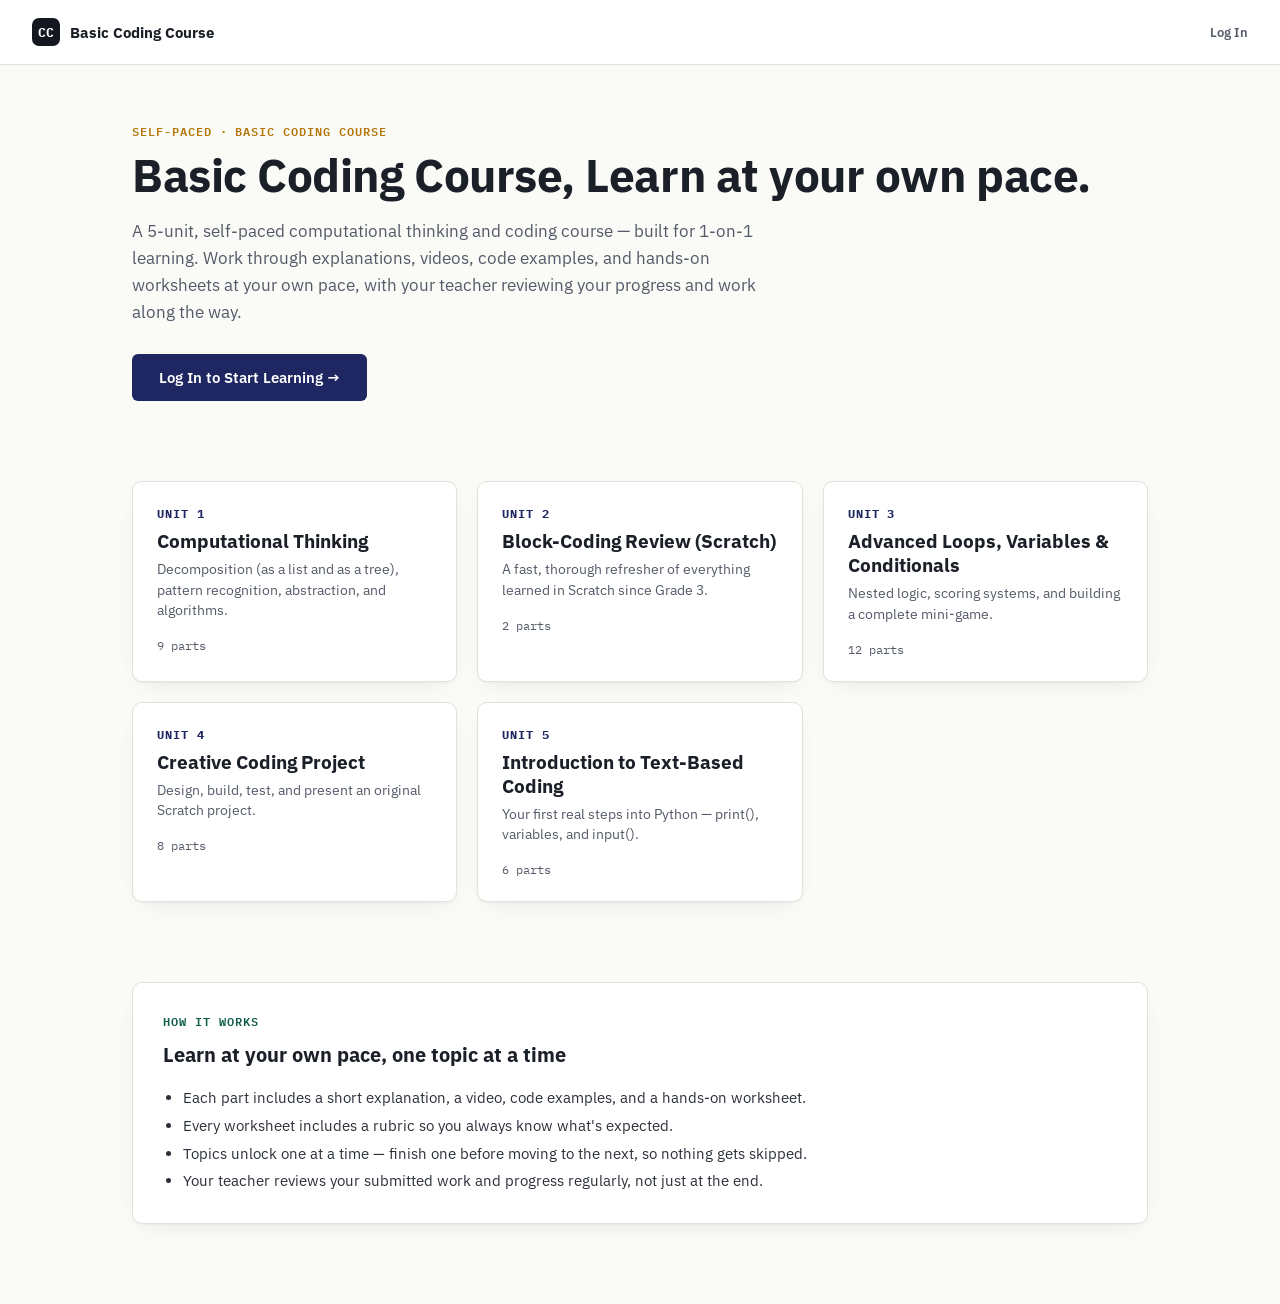
<file: index.html>
<!DOCTYPE html>
<html lang="en">
<head>
<meta charset="UTF-8" />
<meta name="viewport" content="width=device-width, initial-scale=1.0" />
<title>Basic Coding Course — Course Overview</title>
<link rel="preconnect" href="https://fonts.googleapis.com">
<link href="https://fonts.googleapis.com/css2?family=IBM+Plex+Mono:wght@500;600;700&family=IBM+Plex+Sans:wght@400;500;600;700&display=swap" rel="stylesheet">
<link rel="stylesheet" href="css/style.css" />
</head>
<body>
  <div class="topbar">
    <div class="brand"><div class="brand-mark">CC</div> Basic Coding Course</div>
    <div class="who">
      <a href="login.html" class="btn btn-primary" style="text-decoration:none;">Log In</a>
    </div>
  </div>

  <div class="hero">
    <div class="eyebrow">SELF-PACED · BASIC CODING COURSE</div>
    <h1>Basic Coding Course, Learn at your own pace.</h1>
    <p class="lede">A 5-unit, self-paced computational thinking and coding course — built for 1-on-1 learning. Work through explanations, videos, code examples, and hands-on worksheets at your own pace, with your teacher reviewing your progress and work along the way.</p>
    <div style="margin-top:28px;">
      <a href="login.html" class="btn btn-primary" style="text-decoration:none; font-size:15px; padding:13px 26px;">Log In to Start Learning &rarr;</a>
    </div>
  </div>

  <div class="unit-grid" id="unit-grid">
    <div class="unit-card card">
      <div class="u-num">Unit 1</div>
      <h3>Computational Thinking</h3>
      <p>Decomposition (as a list and as a tree), pattern recognition, abstraction, and algorithms.</p>
      <div class="meta">9 parts</div>
    </div>
    <div class="unit-card card">
      <div class="u-num">Unit 2</div>
      <h3>Block-Coding Review (Scratch)</h3>
      <p>A fast, thorough refresher of everything learned in Scratch since Grade 3.</p>
      <div class="meta">2 parts</div>
    </div>
    <div class="unit-card card">
      <div class="u-num">Unit 3</div>
      <h3>Advanced Loops, Variables & Conditionals</h3>
      <p>Nested logic, scoring systems, and building a complete mini-game.</p>
      <div class="meta">12 parts</div>
    </div>
    <div class="unit-card card">
      <div class="u-num">Unit 4</div>
      <h3>Creative Coding Project</h3>
      <p>Design, build, test, and present an original Scratch project.</p>
      <div class="meta">8 parts</div>
    </div>
    <div class="unit-card card">
      <div class="u-num">Unit 5</div>
      <h3>Introduction to Text-Based Coding</h3>
      <p>Your first real steps into Python — print(), variables, and input().</p>
      <div class="meta">6 parts</div>
    </div>
  </div>

  <div style="max-width:1080px; margin: 0 auto 80px; padding: 0 32px;">
    <div class="card" style="padding:28px 30px;">
      <div class="eyebrow" style="color:#0F5C4A;">HOW IT WORKS</div>
      <h3 style="margin:10px 0 16px; font-size:20px;">Learn at your own pace, one topic at a time</h3>
      <ul style="margin:0; padding-left:20px; font-size:14.5px; color:#2B303A; line-height:1.9;">
        <li>Each part includes a short explanation, a video, code examples, and a hands-on worksheet.</li>
        <li>Every worksheet includes a rubric so you always know what's expected.</li>
        <li>Topics unlock one at a time — finish one before moving to the next, so nothing gets skipped.</li>
        <li>Your teacher reviews your submitted work and progress regularly, not just at the end.</li>
      </ul>
    </div>
  </div>

  <script>
    // If already logged in, skip the landing page.
    (function () {
      try {
        const s = JSON.parse(sessionStorage.getItem("g7c_session") || "null");
        if (s && s.type === "student") window.location.href = "student-dashboard.html";
        if (s && s.type === "teacher") window.location.href = "teacher-dashboard.html";
      } catch (e) {}
    })();
  </script>
</body>
</html>
</file>
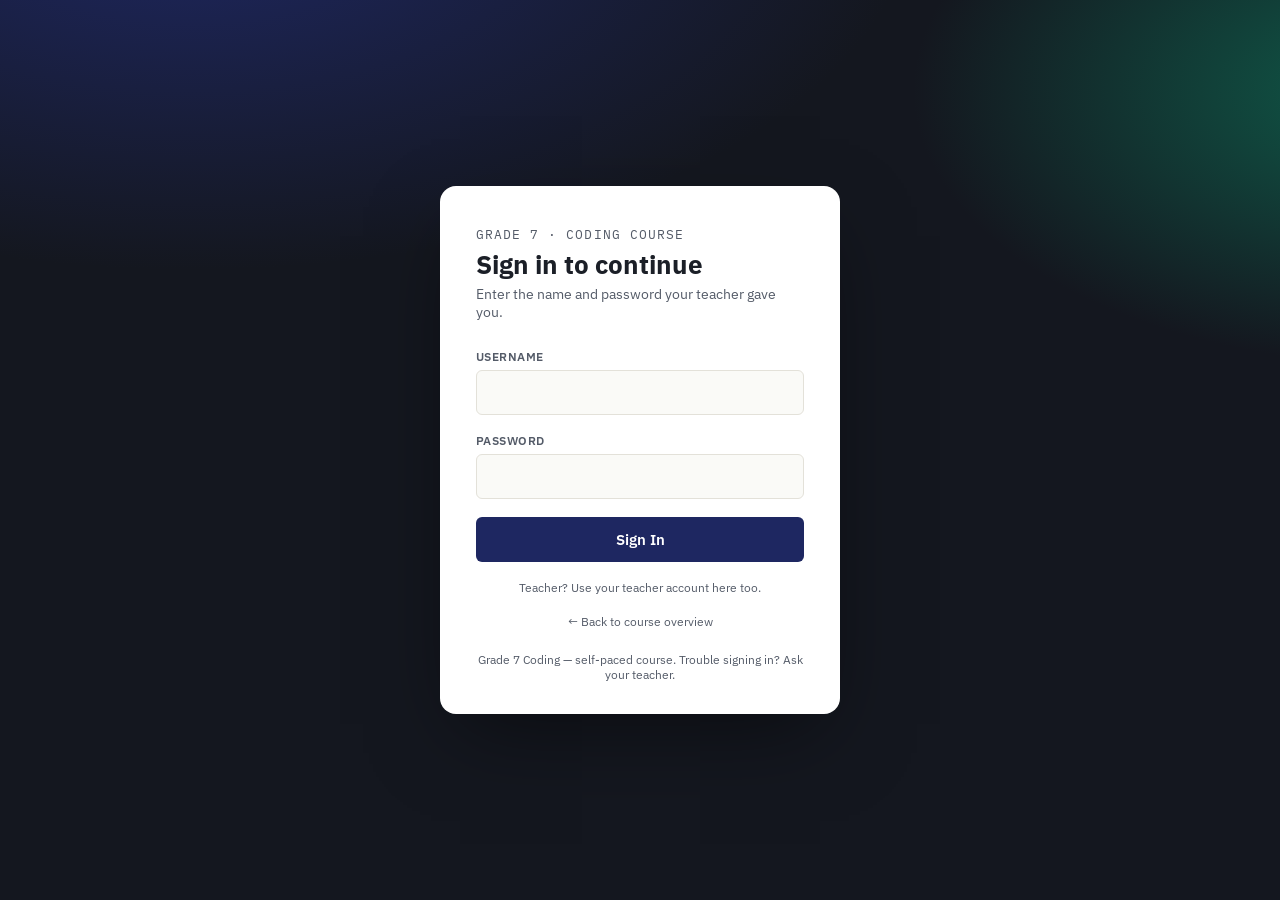
<file: login.html>
<!DOCTYPE html>
<html lang="en">
<head>
<meta charset="UTF-8" />
<meta name="viewport" content="width=device-width, initial-scale=1.0" />
<title>Sign In — Grade 7 Coding</title>
<link rel="preconnect" href="https://fonts.googleapis.com">
<link href="https://fonts.googleapis.com/css2?family=IBM+Plex+Mono:wght@500;600;700&family=IBM+Plex+Sans:wght@400;500;600;700&display=swap" rel="stylesheet">
<link rel="stylesheet" href="css/style.css" />
</head>
<body>
  <div class="login-wrap">
    <div class="login-card">
      <div class="login-brand">GRADE 7 &middot; CODING COURSE</div>
      <h1 class="login-title">Sign in to continue</h1>
      <p class="login-sub">Enter the name and password your teacher gave you.</p>

      <div class="login-error" id="login-error">Incorrect username or password. Please try again.</div>

      <form id="login-form">
        <div class="field">
          <label for="username">Username</label>
          <input type="text" id="username" autocomplete="username" required />
        </div>
        <div class="field">
          <label for="password">Password</label>
          <input type="password" id="password" autocomplete="current-password" required />
        </div>
        <button type="submit" class="btn btn-primary login-submit">Sign In</button>
      </form>

      <div class="teacher-link"><a href="#" id="teacher-hint">Teacher? Use your teacher account here too.</a></div>
      <div class="teacher-link"><a href="index.html">&larr; Back to course overview</a></div>
      <div class="login-foot">Grade 7 Coding — self-paced course. Trouble signing in? Ask your teacher.</div>
    </div>
  </div>

  <script src="js/students-config.js"></script>
  <script src="js/auth.js"></script>
  <script>
    // If already logged in, skip straight to the right place.
    (function () {
      const s = auth_getSession();
      if (s && s.type === "student") window.location.href = "student-dashboard.html";
      if (s && s.type === "teacher") window.location.href = "teacher-dashboard.html";
    })();

    document.getElementById("login-form").addEventListener("submit", function (e) {
      e.preventDefault();
      const username = document.getElementById("username").value;
      const password = document.getElementById("password").value;
      const result = auth_tryLogin(username, password);
      const errBox = document.getElementById("login-error");
      if (result.ok) {
        errBox.classList.remove("show");
        window.location.href = result.type === "teacher" ? "teacher-dashboard.html" : "student-dashboard.html";
      } else {
        errBox.classList.add("show");
      }
    });

    document.getElementById("teacher-hint").addEventListener("click", function (e) {
      e.preventDefault();
      alert("Teachers: sign in above using the teacher username and password set in js/students-config.js (TEACHER_ACCOUNT). You'll be taken to the Teacher Dashboard automatically.");
    });
  </script>
</body>
</html>
</file>
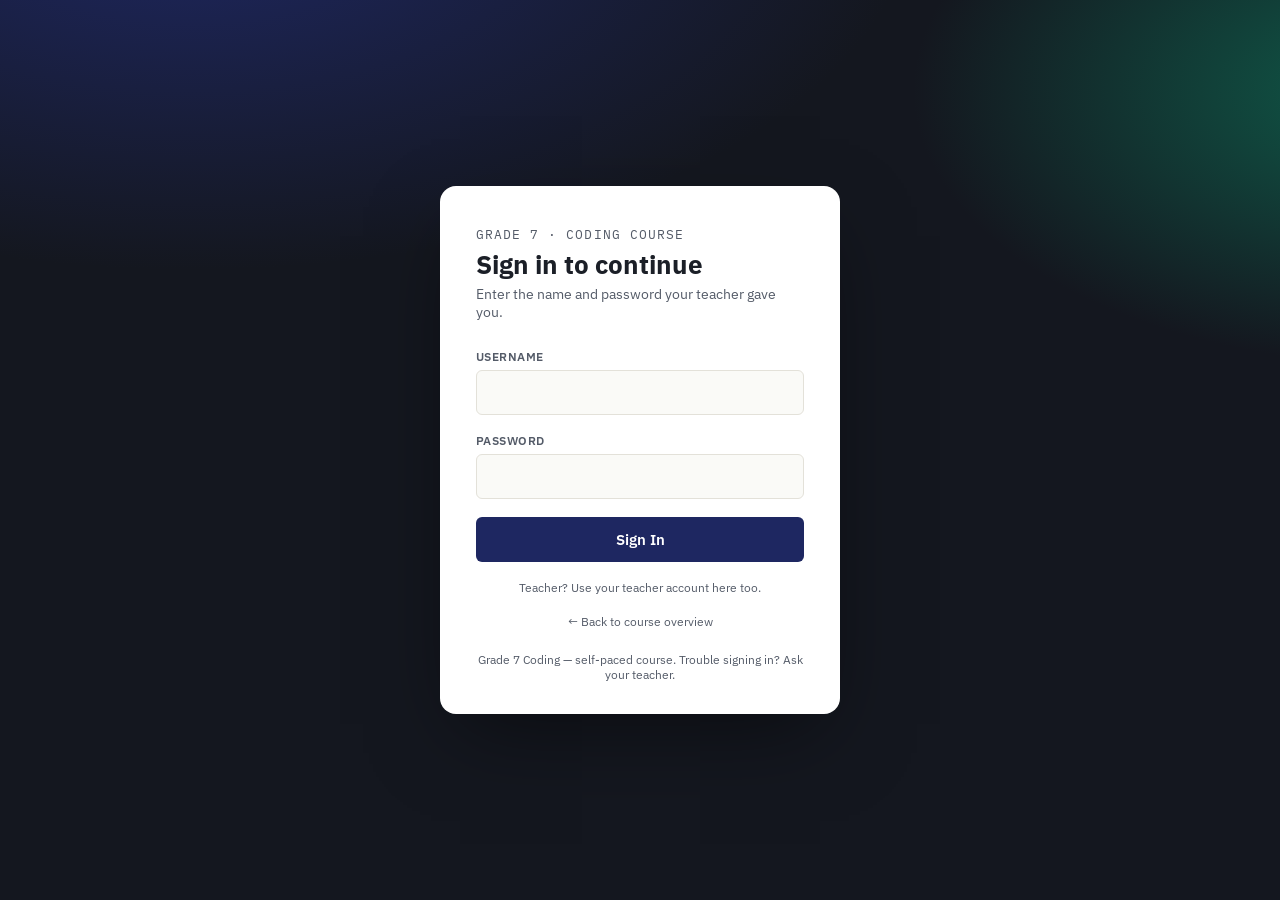
<file: student-dashboard.html>
<!DOCTYPE html>
<html lang="en">
<head>
<meta charset="UTF-8" />
<meta name="viewport" content="width=device-width, initial-scale=1.0" />
<title>My Dashboard — Grade 7 Coding</title>
<link rel="preconnect" href="https://fonts.googleapis.com">
<link href="https://fonts.googleapis.com/css2?family=IBM+Plex+Mono:wght@500;600;700&family=IBM+Plex+Sans:wght@400;500;600;700&display=swap" rel="stylesheet">
<link rel="stylesheet" href="css/style.css" />
</head>
<body>
  <div class="topbar">
    <div class="brand"><div class="brand-mark">G7</div> Grade 7 Coding</div>
    <div class="who">
      <span id="who-name">—</span>
      <button class="linklike" id="logout-btn">Sign out</button>
    </div>
  </div>

  <div class="hero" style="padding-bottom:0;">
    <div class="eyebrow">MY DASHBOARD</div>
    <h1>Welcome back<span id="hero-name-suffix"></span>.</h1>
    <p class="lede">Here's how far you've come, and where to pick up next.</p>
  </div>

  <div class="overall-progress" style="margin-top:28px;">
    <div class="progress-track"><div class="progress-fill" id="overall-fill" style="width:0%"></div></div>
    <div class="progress-label" id="overall-label">Loading progress…</div>
  </div>

  <div style="max-width:1080px; margin: 28px auto 0; padding: 0 32px;">
    <div class="continue-cta" id="continue-cta"></div>
  </div>

  <div style="max-width:1080px; margin: 0 auto; padding: 0 32px;">
    <div class="eyebrow" style="margin-bottom:14px;">COURSE UNITS</div>
  </div>
  <div class="unit-grid" id="unit-grid" style="margin-top:0;"></div>

  <div style="max-width:1080px; margin: 10px auto 80px; padding: 0 32px;">
    <div class="card" style="padding:26px 28px;">
      <div class="eyebrow" style="margin-bottom:6px;">MY GRADES</div>
      <h3 style="margin:0 0 4px; font-size:20px;">Worksheets & Assessments</h3>
      <p style="margin:0 0 18px; font-size:13.5px; color:#545B68;">Self-assessed scores from every worksheet you've submitted so far. Your teacher reviews these with you during your check-ins.</p>
      <div id="grades-body"></div>
    </div>
  </div>

  <script src="js/students-config.js"></script>
  <script src="js/auth.js"></script>
  <script src="js/progress.js"></script>
  <script src="js/course-config.js"></script>
  <script>
    const session = auth_requireStudent();
    if (session) {
      document.getElementById("who-name").textContent = session.displayName;
      document.getElementById("hero-name-suffix").textContent = ", " + session.displayName.split(" ")[0];
      document.getElementById("logout-btn").addEventListener("click", auth_logout);

      const overall = progress_getOverallStats(session.username, UNITS_META);
      document.getElementById("overall-fill").style.width = overall.pct + "%";
      document.getElementById("overall-label").textContent = `Overall course progress: ${overall.completed} / ${overall.total} parts complete (${overall.pct}%)`;

      const next = progress_getNextIncompletePartGlobal(session.username, UNITS_META);
      const ctaEl = document.getElementById("continue-cta");
      if (!next) {
        ctaEl.innerHTML = `<div class="txt"><b>🎉 You've completed the whole course!</b><span>All units finished. Talk to your teacher about what's next.</span></div>`;
      } else {
        const u = UNITS_META.find((x) => x.num === next.unitNum);
        const alreadyStarted = next.partNum > 1 || progress_getUnitStats(session.username, u.num, u.totalParts).completed > 0;
        ctaEl.innerHTML = `
          <div class="txt"><b>${alreadyStarted ? "Continue where you left off" : "Ready to start?"}</b><span>Unit ${u.num}: ${u.title} — Part ${next.partNum} of ${u.totalParts}</span></div>
          <a href="${next.file}#part=${next.partNum}" class="btn btn-accent">${alreadyStarted ? "Continue Learning" : "Start Learning"} &rarr;</a>
        `;
      }

      const grid = document.getElementById("unit-grid");
      UNITS_META.forEach((u) => {
        const stats = progress_getUnitStats(session.username, u.num, u.totalParts);
        const unlocked = progress_isUnitUnlocked(session.username, u.num, UNITS_META);
        const complete = progress_isUnitComplete(session.username, u.num, u.totalParts);
        const card = document.createElement(unlocked ? "a" : "div");
        if (unlocked) card.href = u.file;
        card.className = "unit-card card" + (unlocked ? "" : " locked") + (complete ? " done-badge" : "");
        card.style.setProperty("--u-accent", u.accent);
        card.innerHTML = `
          ${!unlocked ? '<div class="lock-badge">🔒</div>' : ""}
          <div class="u-num">Unit ${u.num}</div>
          <h3>${u.title}</h3>
          <p>${u.tagline}</p>
          <div class="bar-track"><div class="bar-fill" style="width:${stats.pct}%"></div></div>
          <div class="meta">${unlocked ? `${stats.completed} / ${stats.total} parts &middot; ${stats.pct}%` : "Locked — finish the previous unit first"}</div>
        `;
        grid.appendChild(card);
      });

      renderGrades();
    }

    function renderGrades() {
      const body = document.getElementById("grades-body");
      const data = progress_load(session.username);
      let rows = [];
      UNITS_META.forEach((u) => {
        const uData = data["unit" + u.num];
        if (!uData || !uData.worksheets) return;
        Object.keys(uData.worksheets).forEach((wsId) => {
          const ws = uData.worksheets[wsId];
          if (ws.score === undefined || ws.submittedAt === undefined) return;
          rows.push({ unit: u.num, unitTitle: u.title, wsId, score: ws.score, maxScore: ws.maxScore, submittedAt: ws.submittedAt });
        });
      });

      if (rows.length === 0) {
        body.innerHTML = `<p style="color:#9AA0A6; font-size:13.5px;">No worksheets submitted yet — your grades will appear here once you start submitting.</p>`;
        return;
      }

      rows.sort((a, b) => a.wsId.localeCompare(b.wsId));

      let html = `<table class="grades-table"><thead><tr><th>Unit</th><th>Worksheet</th><th>Type</th><th>Score</th><th>Submitted</th></tr></thead><tbody>`;
      rows.forEach((r) => {
        const isAssessment = ASSESSMENT_WS_IDS.includes(r.wsId);
        const pct = r.maxScore ? Math.round((r.score / r.maxScore) * 100) : 0;
        html += `<tr>
          <td>Unit ${r.unit}</td>
          <td>${r.wsId}</td>
          <td><span class="type-badge ${isAssessment ? "assessment" : "worksheet"}">${isAssessment ? "Assessment" : "Worksheet"}</span></td>
          <td class="score-cell">${r.score} / ${r.maxScore} <span style="color:#9AA0A6; font-weight:400;">(${pct}%)</span></td>
          <td>${new Date(r.submittedAt).toLocaleDateString()}</td>
        </tr>`;
      });
      html += `</tbody></table>`;
      body.innerHTML = html;
    }
  </script>
</body>
</html>
</file>
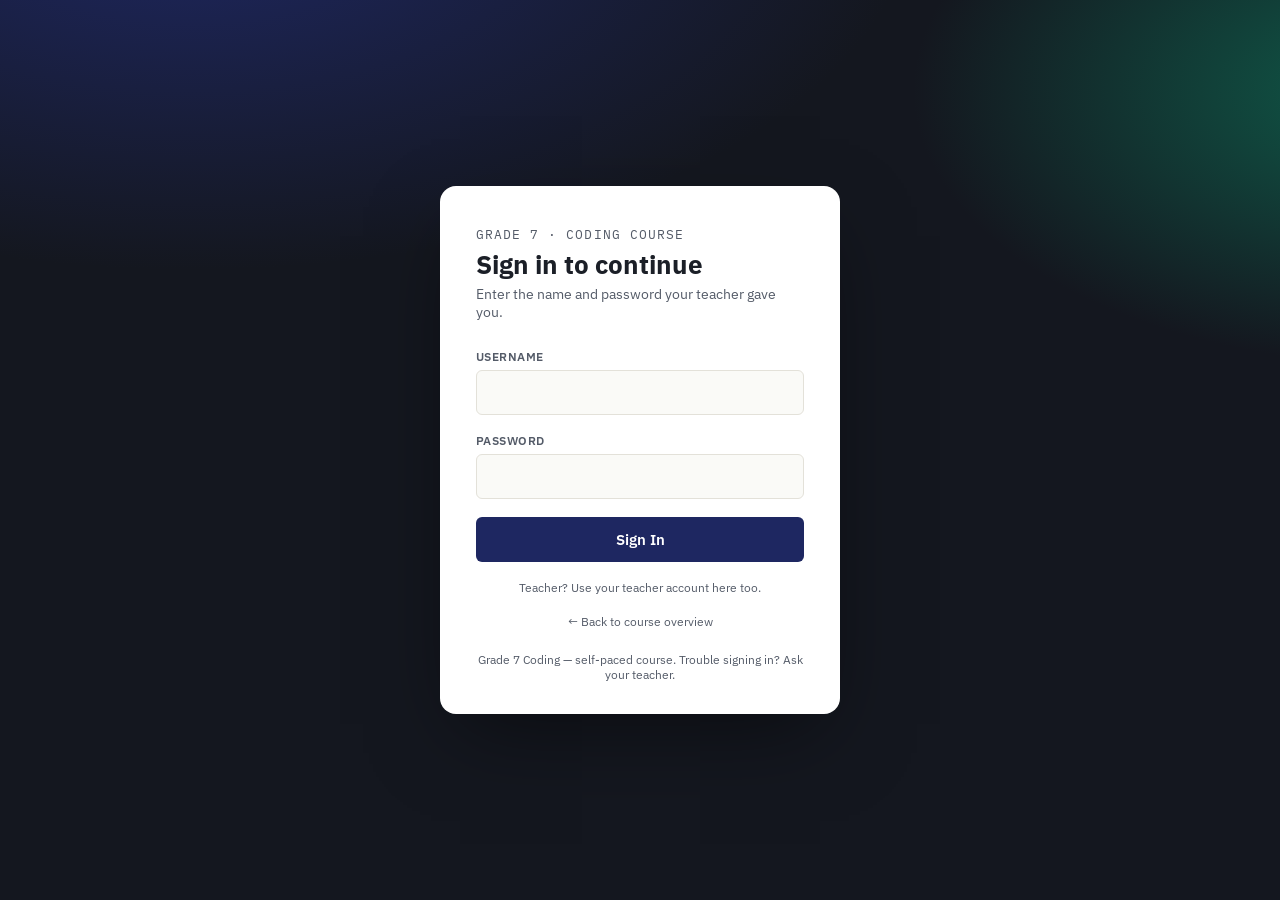
<file: teacher-dashboard.html>
<!DOCTYPE html>
<html lang="en">
<head>
<meta charset="UTF-8" />
<meta name="viewport" content="width=device-width, initial-scale=1.0" />
<title>Teacher Dashboard — Grade 7 Coding</title>
<link rel="preconnect" href="https://fonts.googleapis.com">
<link href="https://fonts.googleapis.com/css2?family=IBM+Plex+Mono:wght@500;600;700&family=IBM+Plex+Sans:wght@400;500;600;700&display=swap" rel="stylesheet">
<link rel="stylesheet" href="css/style.css" />
</head>
<body data-unit="1">
  <div class="topbar">
    <div class="brand"><div class="brand-mark">G7</div> Grade 7 Coding — Teacher Dashboard</div>
    <div class="who">
      <span id="who-name">Teacher</span>
      <button class="linklike" id="logout-btn">Sign out</button>
    </div>
  </div>

  <div class="dash-wrap">
    <div class="dash-head">
      <div>
        <div class="eyebrow">TEACHER VIEW</div>
        <h1>Student Progress</h1>
      </div>
      <button class="btn btn-ghost" id="refresh-btn">↻ Refresh from Google Sheet</button>
    </div>

    <div class="config-note" id="config-note"></div>

    <div class="student-tabs" id="student-tabs"></div>
    <div id="dash-body"></div>
  </div>

  <script src="js/students-config.js"></script>
  <script src="js/auth.js"></script>
  <script src="js/appscript-config.js"></script>
  <script src="js/course-config.js"></script>
  <script>
    const session = auth_requireTeacher();
    let SUBMISSIONS = []; // rows from the Apps Script log: {username, studentName, unit, wsId, score, maxScore, filename, timestamp}
    let PART_LOGS = [];   // rows from the part-completion log: {username, studentName, unit, part, complete, timestamp}
    let activeStudent = null;

    if (session) {
      document.getElementById("logout-btn").addEventListener("click", auth_logout);

      const configured = typeof APPSCRIPT_URL !== "undefined" && APPSCRIPT_URL && APPSCRIPT_URL.indexOf("PASTE_YOUR") === -1;
      const noteEl = document.getElementById("config-note");
      if (!configured) {
        noteEl.innerHTML = `<b>Setup needed:</b> the Teacher Dashboard reads student progress from a Google Sheet via Apps Script, which isn't configured yet. Follow <code>/appscript/SETUP_INSTRUCTIONS.md</code>, then paste your Web App URL into <code>js/appscript-config.js</code>. Until then, this page has nothing to show.`;
      } else {
        noteEl.innerHTML = `Data below is pulled from your Google Sheet log. Click "Refresh from Google Sheet" any time to check for new submissions. PDF links open directly in your Google Drive.`;
        loadData();
      }

      document.getElementById("refresh-btn").addEventListener("click", loadData);
    }

    function loadData() {
      if (typeof APPSCRIPT_URL === "undefined" || APPSCRIPT_URL.indexOf("PASTE_YOUR") !== -1) return;
      document.getElementById("dash-body").innerHTML = `<p style="color:#545B68;font-size:14px;">Loading…</p>`;
      fetch(APPSCRIPT_URL + "?action=get_log")
        .then((r) => r.json())
        .then((data) => {
          SUBMISSIONS = data.submissions || [];
          PART_LOGS = data.partLogs || [];
          renderStudentTabs();
        })
        .catch((err) => {
          document.getElementById("dash-body").innerHTML = `<p style="color:#A31E1E;font-size:14px;">Could not load data. Check that your Apps Script Web App is deployed and the URL in js/appscript-config.js is correct.<br>(${err})</p>`;
        });
    }

    function renderStudentTabs() {
      const usernames = Array.from(new Set([...SUBMISSIONS.map(s => s.username), ...PART_LOGS.map(s => s.username)]));
      const tabsEl = document.getElementById("student-tabs");
      tabsEl.innerHTML = "";
      if (usernames.length === 0) {
        document.getElementById("dash-body").innerHTML = `<p style="color:#545B68;font-size:14px;">No submissions yet. Once a student completes worksheets, they'll appear here.</p>`;
        return;
      }
      usernames.forEach((u) => {
        const displayName = (SUBMISSIONS.find(s => s.username === u) || PART_LOGS.find(s => s.username === u) || {}).studentName || u;
        const btn = document.createElement("button");
        btn.textContent = displayName;
        btn.className = activeStudent === u ? "active" : "";
        btn.addEventListener("click", () => { activeStudent = u; renderStudentTabs(); renderDashBody(); });
        tabsEl.appendChild(btn);
      });
      if (!activeStudent) activeStudent = usernames[0];
      renderDashBody();
    }

    function renderDashBody() {
      const body = document.getElementById("dash-body");
      body.innerHTML = "";
      UNITS_META.forEach((u) => {
        const unitSubs = SUBMISSIONS.filter((s) => s.username === activeStudent && String(s.unit) === String(u.num));
        const unitParts = PART_LOGS.filter((s) => s.username === activeStudent && String(s.unit) === String(u.num) && s.complete);
        const completedCount = new Set(unitParts.map(p => p.part)).size;

        const block = document.createElement("div");
        block.className = "dash-unit-block card";
        block.style.padding = "18px 20px";
        block.innerHTML = `<div class="dash-unit-head">
            <h3>Unit ${u.num}: ${u.title}</h3>
            <span class="badge ${completedCount >= u.totalParts ? "done" : "pending"}">${completedCount} / ${u.totalParts} parts</span>
          </div>`;

        const table = document.createElement("table");
        table.className = "dash-table";
        table.innerHTML = `<thead><tr><th>Worksheet</th><th>Score</th><th>Submitted</th><th>PDF</th></tr></thead>`;
        const tbody = document.createElement("tbody");
        if (unitSubs.length === 0) {
          tbody.innerHTML = `<tr><td colspan="4" style="color:#9AA0A6;">No worksheets submitted yet for this unit.</td></tr>`;
        } else {
          unitSubs.sort((a, b) => a.wsId.localeCompare(b.wsId)).forEach((s) => {
            tbody.innerHTML += `<tr>
              <td>${s.wsId}</td>
              <td>${s.score} / ${s.maxScore}</td>
              <td>${new Date(s.timestamp).toLocaleString()}</td>
              <td>${s.driveUrl ? `<a href="${s.driveUrl}" target="_blank" rel="noopener">Open PDF ↗</a>` : "—"}</td>
            </tr>`;
          });
        }
        table.appendChild(tbody);
        block.appendChild(table);
        body.appendChild(block);
      });
    }
  </script>
</body>
</html>
</file>
<file: css/style.css>
/* ============================================================
   Grade 7 Coding — Self-Paced LMS
   Design system: "IDE notebook" — dark sidebar like a code editor,
   warm paper canvas for reading, monospace accents for structure.
   ============================================================ */

:root {
  /* Neutral canvas */
  --paper: #FAFAF7;
  --paper-raised: #FFFFFF;
  --ink: #1B1F27;
  --ink-soft: #545B68;
  --line: #E3E1D9;
  --line-soft: #EDEBE3;

  /* Sidebar / chrome */
  --chrome: #14171F;
  --chrome-raised: #1D2129;
  --chrome-text: #C7CCD6;
  --chrome-text-dim: #767E8C;

  /* Unit accent colors (overridden per-unit via body[data-unit]) */
  --accent: #1E2761;
  --accent-ink: #1E2761;
  --accent-soft: #EDEFFA;
  --accent-2: #F9A826;

  /* Status */
  --good: #1F8A54;
  --warn: #B5760A;

  --radius: 10px;
  --radius-sm: 6px;
  --font-display: 'IBM Plex Mono', 'Courier New', monospace;
  --font-body: 'IBM Plex Sans', -apple-system, Segoe UI, sans-serif;
  --shadow-card: 0 1px 2px rgba(27,31,39,0.04), 0 8px 24px -12px rgba(27,31,39,0.12);
}

/* Per-unit accent overrides */
body[data-unit="1"] { --accent: #1E2761; --accent-ink: #1E2761; --accent-soft: #EDEFFA; --accent-2: #F9A826; }
body[data-unit="2"] { --accent: #CC6600; --accent-ink: #7A3B00; --accent-soft: #FCEBD9; --accent-2: #2E86AB; }
body[data-unit="3"] { --accent: #0F5C4A; --accent-ink: #0A3F33; --accent-soft: #E3F1EC; --accent-2: #E08E2C; }
body[data-unit="4"] { --accent: #7A2048; --accent-ink: #4A1329; --accent-soft: #F5E3EB; --accent-2: #2E86AB; }
body[data-unit="5"] { --accent: #1E3A5F; --accent-ink: #13253D; --accent-soft: #E4EAF1; --accent-2: #F2C94C; }

* { box-sizing: border-box; }
html, body { margin: 0; padding: 0; }
body {
  font-family: var(--font-body);
  background: var(--paper);
  color: var(--ink);
  -webkit-font-smoothing: antialiased;
}
a { color: var(--accent-ink); }
img, iframe { max-width: 100%; }

.eyebrow {
  font-family: var(--font-display);
  font-size: 12px;
  letter-spacing: 0.08em;
  text-transform: uppercase;
  color: var(--accent-2);
  font-weight: 600;
}

/* ---------- Buttons ---------- */
.btn {
  font-family: var(--font-body);
  font-weight: 600;
  font-size: 14px;
  padding: 10px 18px;
  border-radius: var(--radius-sm);
  border: 1px solid transparent;
  cursor: pointer;
  display: inline-flex;
  align-items: center;
  gap: 8px;
  transition: transform .12s ease, box-shadow .12s ease, opacity .12s ease;
}
.btn:active { transform: translateY(1px); }
.btn-primary { background: var(--accent); color: #fff; }
.btn-primary:hover { opacity: .92; }
.btn-ghost { background: transparent; border-color: var(--line); color: var(--ink); }
.btn-ghost:hover { border-color: var(--accent); color: var(--accent-ink); }
.btn-accent { background: var(--accent-2); color: #1B1F27; }
.btn:disabled { opacity: .45; cursor: not-allowed; }

/* ---------- Cards ---------- */
.card {
  background: var(--paper-raised);
  border: 1px solid var(--line);
  border-radius: var(--radius);
  box-shadow: var(--shadow-card);
}

/* ============================================================
   LOGIN PAGE
   ============================================================ */
.login-wrap {
  min-height: 100vh;
  display: grid;
  place-items: center;
  background:
    radial-gradient(1200px 600px at 15% -10%, #1e2761 0%, transparent 60%),
    radial-gradient(900px 500px at 110% 10%, #0f5c4a 0%, transparent 55%),
    var(--chrome);
  padding: 24px;
}
.login-card {
  width: 100%;
  max-width: 400px;
  background: var(--paper-raised);
  border-radius: 16px;
  padding: 40px 36px 32px;
  box-shadow: 0 30px 80px -20px rgba(0,0,0,0.5);
}
.login-brand {
  font-family: var(--font-display);
  font-size: 13px;
  letter-spacing: .08em;
  text-transform: uppercase;
  color: var(--ink-soft);
  margin-bottom: 6px;
}
.login-title {
  font-size: 26px;
  font-weight: 700;
  margin: 0 0 4px;
  line-height: 1.2;
}
.login-sub { color: var(--ink-soft); font-size: 14px; margin: 0 0 28px; }
.field { margin-bottom: 18px; }
.field label {
  display: block;
  font-size: 12px;
  font-weight: 600;
  text-transform: uppercase;
  letter-spacing: .04em;
  color: var(--ink-soft);
  margin-bottom: 6px;
}
.field input {
  width: 100%;
  padding: 12px 14px;
  border: 1.5px solid var(--line);
  border-radius: var(--radius-sm);
  font-size: 15px;
  font-family: var(--font-body);
  background: var(--paper);
  color: var(--ink);
}
.field input:focus { outline: 2px solid #1E2761; outline-offset: 1px; border-color: #1E2761; }
.login-error {
  background: #FDEAEA;
  color: #A31E1E;
  font-size: 13px;
  padding: 10px 12px;
  border-radius: var(--radius-sm);
  margin-bottom: 16px;
  display: none;
}
.login-error.show { display: block; }
.login-submit { width: 100%; justify-content: center; padding: 12px; font-size: 15px; background: #1E2761; }
.login-foot { margin-top: 22px; font-size: 12px; color: var(--ink-soft); text-align: center; }
.teacher-link { text-align: center; margin-top: 14px; }
.teacher-link a { font-size: 12px; color: var(--ink-soft); text-decoration: none; }
.teacher-link a:hover { text-decoration: underline; }

/* ============================================================
   OVERVIEW (index.html)
   ============================================================ */
.topbar {
  display: flex;
  align-items: center;
  justify-content: space-between;
  padding: 18px 32px;
  border-bottom: 1px solid var(--line);
  background: var(--paper-raised);
  position: sticky; top: 0; z-index: 20;
}
.topbar .brand { display: flex; align-items: center; gap: 10px; font-weight: 700; font-size: 15px; }
.brand-mark {
  width: 28px; height: 28px; border-radius: 7px;
  background: #14171F; color: #fff;
  display: grid; place-items: center;
  font-family: var(--font-display); font-size: 13px;
}
.who { font-size: 13px; color: var(--ink-soft); display: flex; align-items: center; gap: 12px; }
.who a, .who button.linklike {
  font-size: 13px; color: var(--ink-soft); background: none; border: none; cursor: pointer; text-decoration: underline;
  font-family: var(--font-body); padding: 0;
}

.hero {
  padding: 56px 32px 40px;
  max-width: 1080px;
  margin: 0 auto;
}
.hero .eyebrow { color: #B5760A; }
.hero h1 {
  font-size: clamp(30px, 4vw, 46px);
  line-height: 1.08;
  margin: 10px 0 14px;
  font-weight: 700;
  letter-spacing: -0.01em;
}
.hero p.lede { font-size: 17px; color: var(--ink-soft); max-width: 640px; line-height: 1.6; }

.overall-progress {
  max-width: 1080px; margin: 0 auto 8px; padding: 0 32px;
}
.progress-track {
  height: 10px; background: var(--line-soft); border-radius: 999px; overflow: hidden;
}
.progress-fill {
  height: 100%; background: linear-gradient(90deg, #1E2761, #0F5C4A, #E08E2C);
  border-radius: 999px; transition: width .4s ease;
}
.progress-label { font-family: var(--font-display); font-size: 12px; color: var(--ink-soft); margin-top: 8px; }

.unit-grid {
  max-width: 1080px; margin: 40px auto 80px; padding: 0 32px;
  display: grid; grid-template-columns: repeat(auto-fill, minmax(300px, 1fr)); gap: 20px;
}
.unit-card {
  padding: 24px; text-decoration: none; color: var(--ink);
  position: relative; overflow: hidden;
  display: block;
}
.unit-card .u-num {
  font-family: var(--font-display); font-size: 12px; letter-spacing: .08em;
  color: var(--u-accent, #1E2761); font-weight: 700; text-transform: uppercase;
}
.unit-card h3 { font-size: 19px; margin: 8px 0 6px; }
.unit-card p { font-size: 13.5px; color: var(--ink-soft); margin: 0 0 18px; line-height: 1.5; min-height: 40px; }
.unit-card .bar-track { height: 6px; background: var(--line-soft); border-radius: 999px; overflow: hidden; margin-bottom: 8px; }
.unit-card .bar-fill { height: 100%; border-radius: 999px; background: var(--u-accent, #1E2761); }
.unit-card .meta { font-family: var(--font-display); font-size: 11.5px; color: var(--ink-soft); }
.unit-card:hover { box-shadow: 0 4px 8px rgba(27,31,39,0.06), 0 16px 32px -16px rgba(27,31,39,0.22); transform: translateY(-2px); }
.unit-card { transition: transform .15s ease, box-shadow .15s ease; }
.unit-card.locked { opacity: 0.6; cursor: not-allowed; pointer-events: none; }
.unit-card.locked:hover { transform: none; box-shadow: var(--shadow-card); }
.unit-card .lock-badge {
  position: absolute; top: 18px; right: 18px; font-size: 18px;
}
.unit-card.done-badge::after {
  content: "✓ Complete"; position: absolute; top: 18px; right: 18px;
  font-family: var(--font-display); font-size: 10.5px; color: var(--good);
  background: #E1F3EC; padding: 3px 9px; border-radius: 999px;
}

/* ---------- Grades table (student dashboard) ---------- */
.grades-table { width: 100%; border-collapse: collapse; font-size: 13px; }
.grades-table th { text-align: left; padding: 10px 12px; color: var(--ink-soft); font-family: var(--font-display); font-size: 10.5px; text-transform: uppercase; letter-spacing: .04em; border-bottom: 1.5px solid var(--line); }
.grades-table td { padding: 11px 12px; border-bottom: 1px solid var(--line-soft); }
.type-badge { font-family: var(--font-display); font-size: 10px; padding: 3px 9px; border-radius: 999px; text-transform: uppercase; letter-spacing: .03em; }
.type-badge.worksheet { background: #EDEFFA; color: #1E2761; }
.type-badge.assessment { background: #FCEBD9; color: #7A3B00; }
.score-cell { font-family: var(--font-display); font-weight: 600; }
.continue-cta {
  display: flex; align-items: center; justify-content: space-between; gap: 20px;
  padding: 22px 26px; border-radius: var(--radius); background: var(--chrome); color: #fff; margin-bottom: 36px;
  flex-wrap: wrap;
}
.continue-cta .txt b { display: block; font-size: 17px; margin-bottom: 4px; }
.continue-cta .txt span { font-size: 13px; color: var(--chrome-text-dim); }
.continue-cta .btn-accent { text-decoration: none; white-space: nowrap; }

/* ============================================================
   UNIT PAGE (unit1.html ... unit5.html)
   ============================================================ */
.unit-layout { display: flex; min-height: 100vh; }

.sidebar {
  width: 300px; flex-shrink: 0;
  background: var(--chrome); color: var(--chrome-text);
  padding: 0 0 24px;
  position: sticky; top: 0; height: 100vh; overflow-y: auto;
}
.sidebar-head { padding: 22px 22px 16px; border-bottom: 1px solid #262B36; }
.sidebar-head a.back { color: var(--chrome-text-dim); text-decoration: none; font-size: 12px; font-family: var(--font-display); }
.sidebar-head a.back:hover { color: #fff; }
.sidebar-head h2 { font-size: 17px; margin: 10px 0 4px; color: #fff; }
.sidebar-head .unit-sub { font-size: 12.5px; color: var(--chrome-text-dim); }

.sidebar-progress { padding: 14px 22px; border-bottom: 1px solid #262B36; }
.sidebar-progress .progress-track { background: #262B36; height: 6px; }
.sidebar-progress .progress-fill { background: var(--accent-2); }
.sidebar-progress .progress-label { color: var(--chrome-text-dim); }

.part-list { list-style: none; margin: 0; padding: 10px 10px; }
.part-list li { margin-bottom: 2px; }
.part-list button {
  width: 100%; text-align: left; background: none; border: none; cursor: pointer;
  color: var(--chrome-text); font-family: var(--font-body); font-size: 13.5px;
  padding: 10px 12px; border-radius: 8px; display: flex; align-items: center; gap: 10px;
}
.part-list button:hover { background: var(--chrome-raised); color: #fff; }
.part-list button.active { background: var(--accent); color: #fff; }
.part-list .p-num {
  font-family: var(--font-display); font-size: 11px; width: 20px; flex-shrink: 0;
  color: var(--chrome-text-dim);
}
.part-list button.active .p-num { color: rgba(255,255,255,0.7); }
.part-list .p-check {
  margin-left: auto; width: 16px; height: 16px; border-radius: 50%;
  border: 1.5px solid #454C59; flex-shrink: 0;
  display: grid; place-items: center; font-size: 10px;
}
.part-list button.done .p-check { background: var(--good); border-color: var(--good); color: #fff; }
.part-list button.done:not(.active) { color: #9DA4B0; }
.part-list button.locked { color: #565C68; cursor: not-allowed; opacity: 0.65; }
.part-list button.locked:hover { background: none; color: #565C68; }
.part-list button.locked .p-check { font-size: 12px; }
.part-list button:disabled { pointer-events: none; }

.locked-screen {
  max-width: 460px; margin: 90px auto 0; text-align: center;
}
.locked-screen .locked-icon { font-size: 52px; margin-bottom: 18px; }
.locked-screen .part-title { font-size: 26px; margin-bottom: 12px; }
.locked-screen .locked-text { font-size: 15px; color: var(--ink-soft); line-height: 1.6; margin-bottom: 28px; }
.locked-screen .btn { text-decoration: none; }

.mark-complete-row.done-row { background: #E1F3EC; }
.mark-complete-row.done-row .txt b { color: var(--good); }

.main-area { flex: 1; min-width: 0; }
.content-topbar {
  display: flex; align-items: center; justify-content: space-between;
  padding: 16px 40px; border-bottom: 1px solid var(--line); background: var(--paper-raised);
  position: sticky; top: 0; z-index: 10;
}
.crumb { font-family: var(--font-display); font-size: 12px; color: var(--ink-soft); }
.crumb b { color: var(--accent-ink); }

.content {
  max-width: 800px; margin: 0 auto; padding: 48px 40px 100px;
}
.content .eyebrow { color: var(--accent-2); }
.content h1.part-title { font-size: 32px; margin: 10px 0 22px; line-height: 1.15; }

.objective-box {
  background: var(--accent-soft); border-radius: var(--radius);
  padding: 16px 20px; margin-bottom: 32px; font-size: 14.5px;
}
.objective-box b { color: var(--accent-ink); font-family: var(--font-display); font-size: 11.5px; text-transform: uppercase; letter-spacing: .06em; display: block; margin-bottom: 6px; }

.prose { font-size: 16px; line-height: 1.75; color: #2B303A; }
.prose h3 { font-size: 19px; margin: 34px 0 12px; color: var(--ink); }
.prose p { margin: 0 0 18px; }
.prose ul { margin: 0 0 18px; padding-left: 22px; }
.prose li { margin-bottom: 8px; }
.prose strong { color: var(--ink); }

.video-wrap {
  margin: 28px 0 34px; border-radius: var(--radius); overflow: hidden; background: #000;
  box-shadow: var(--shadow-card);
}
.video-wrap .video-label {
  background: var(--chrome); color: var(--chrome-text); font-family: var(--font-display);
  font-size: 11.5px; padding: 8px 14px; display: flex; align-items: center; gap: 8px;
}
.video-frame { position: relative; padding-top: 56.25%; }
.video-frame iframe { position: absolute; inset: 0; width: 100%; height: 100%; border: 0; }

.code-block {
  background: #23272E; color: #E8EAED; border-radius: var(--radius);
  padding: 18px 20px; margin: 24px 0; overflow-x: auto;
  font-family: 'IBM Plex Mono', monospace; font-size: 13.5px; line-height: 1.7;
}
.code-block .code-label {
  font-family: var(--font-display); font-size: 10.5px; text-transform: uppercase; letter-spacing: .06em;
  color: #8A93A3; margin-bottom: 10px;
}
.code-block pre { margin: 0; white-space: pre-wrap; }

/* ---------- Worksheet ---------- */
.worksheet {
  margin-top: 44px; border-radius: var(--radius);
  background: var(--paper-raised); border: 1px solid var(--line); border-top: 3px solid var(--accent);
  padding: 28px 30px 30px;
}
.worksheet-head { display: flex; align-items: center; gap: 10px; margin-bottom: 6px; }
.worksheet-head .ws-icon {
  width: 30px; height: 30px; border-radius: 8px; background: var(--accent); color: #fff;
  display: grid; place-items: center; font-family: var(--font-display); font-size: 13px; flex-shrink: 0;
}
.worksheet-head h2 { font-size: 19px; margin: 0; }
.ws-id { font-family: var(--font-display); font-size: 11.5px; color: var(--ink-soft); margin-bottom: 22px; }
.ws-instructions {
  background: var(--accent-soft); padding: 14px 16px; border-radius: var(--radius-sm);
  font-size: 14px; margin-bottom: 24px;
}

.ws-field { margin-bottom: 22px; }
.ws-field > label { display: block; font-weight: 600; font-size: 14px; margin-bottom: 8px; }
.ws-field textarea, .ws-field input[type=text] {
  width: 100%; font-family: var(--font-body); font-size: 14px; padding: 10px 12px;
  border: 1.5px solid var(--line); border-radius: var(--radius-sm); background: var(--paper);
  color: var(--ink); resize: vertical;
}
.ws-field textarea:focus, .ws-field input:focus { outline: 2px solid var(--accent); outline-offset: 1px; border-color: var(--accent); }

.ws-table { width: 100%; border-collapse: collapse; margin-top: 6px; }
.ws-table th {
  background: var(--chrome); color: #fff; font-size: 11.5px; text-transform: uppercase;
  letter-spacing: .04em; font-family: var(--font-display); text-align: left; padding: 8px 10px;
}
.ws-table td { border: 1px solid var(--line); padding: 4px; vertical-align: top; }
.ws-table td input, .ws-table td textarea {
  width: 100%; border: none; padding: 8px; font-size: 13.5px; font-family: var(--font-body);
  background: transparent; resize: vertical;
}
.ws-table td input:focus, .ws-table td textarea:focus { outline: 2px solid var(--accent); background: var(--accent-soft); }
.ws-table td.rownum { text-align: center; color: var(--ink-soft); font-family: var(--font-display); font-size: 12px; width: 34px; background: var(--line-soft); }

/* ---------- Rubric ---------- */
.rubric { margin-top: 30px; }
.rubric h3 { font-size: 15px; margin: 0 0 4px; }
.rubric-sub { font-size: 12.5px; color: var(--ink-soft); margin-bottom: 14px; }
.rubric-row {
  display: grid; grid-template-columns: 1fr 140px 70px; align-items: center;
  gap: 12px; padding: 10px 0; border-bottom: 1px solid var(--line-soft);
}
.rubric-row .crit { font-size: 13.5px; }
.rubric-row select {
  font-family: var(--font-body); font-size: 13px; padding: 6px 8px; border-radius: 6px;
  border: 1.5px solid var(--line); background: var(--paper);
}
.rubric-row .pts { text-align: right; font-family: var(--font-display); font-size: 13px; color: var(--ink-soft); }

.score-box {
  margin-top: 18px; padding: 16px 18px; border-radius: var(--radius-sm);
  background: var(--chrome); color: #fff; display: flex; align-items: center; justify-content: space-between;
}
.score-box .label { font-family: var(--font-display); font-size: 11.5px; color: var(--chrome-text-dim); text-transform: uppercase; letter-spacing: .06em; }
.score-box .value { font-family: var(--font-display); font-size: 26px; font-weight: 700; }
.score-note { font-size: 11.5px; color: var(--ink-soft); margin-top: 8px; line-height: 1.5; }

.ws-actions { display: flex; gap: 12px; margin-top: 24px; flex-wrap: wrap; align-items: center; }
.ws-status { font-size: 12.5px; color: var(--ink-soft); font-family: var(--font-display); }
.ws-status.ok { color: var(--good); }
.ws-status.err { color: #A31E1E; }

.part-nav {
  display: flex; justify-content: space-between; margin-top: 48px; padding-top: 24px; border-top: 1px solid var(--line);
}
.part-nav .side { max-width: 45%; }
.part-nav .side.right { text-align: right; margin-left: auto; }
.part-nav a {
  text-decoration: none; color: var(--ink); display: block; padding: 14px 18px;
  border: 1.5px solid var(--line); border-radius: var(--radius);
}
.part-nav a:hover { border-color: var(--accent); }
.part-nav .dir { font-family: var(--font-display); font-size: 10.5px; color: var(--ink-soft); text-transform: uppercase; }
.part-nav .ttl { font-size: 13.5px; font-weight: 600; margin-top: 2px; }

.mark-complete-row {
  display: flex; align-items: center; gap: 12px; margin: 40px 0 8px;
  padding: 16px 20px; border-radius: var(--radius); background: var(--accent-soft);
}
.mark-complete-row .txt { font-size: 13.5px; flex: 1; }
.mark-complete-row .txt b { display: block; font-size: 14.5px; margin-bottom: 2px; }

/* ---------- Toast ---------- */
.toast {
  position: fixed; bottom: 24px; right: 24px; background: var(--chrome); color: #fff;
  padding: 14px 18px; border-radius: var(--radius); font-size: 13.5px; box-shadow: 0 10px 30px rgba(0,0,0,.3);
  transform: translateY(20px); opacity: 0; pointer-events: none; transition: all .25s ease; z-index: 100;
  max-width: 320px;
}
.toast.show { transform: translateY(0); opacity: 1; }
.toast.err { background: #A31E1E; }

/* ============================================================
   TEACHER DASHBOARD
   ============================================================ */
.dash-wrap { max-width: 1100px; margin: 0 auto; padding: 40px 32px 80px; }
.dash-head { display:flex; justify-content: space-between; align-items:flex-end; margin-bottom: 28px; flex-wrap: wrap; gap: 16px;}
.dash-head h1 { margin: 6px 0 0; font-size: 30px; }
.config-note {
  background: #FFF3DE; border: 1px solid #F0D9A8; padding: 14px 18px; border-radius: var(--radius);
  font-size: 13.5px; margin-bottom: 28px; line-height: 1.6;
}
.config-note code { background: #fff; padding: 1px 6px; border-radius: 4px; font-size: 12.5px; }

.student-tabs { display: flex; gap: 8px; flex-wrap: wrap; margin-bottom: 24px; }
.student-tabs button {
  font-family: var(--font-body); font-size: 13.5px; padding: 8px 16px; border-radius: 999px;
  border: 1.5px solid var(--line); background: var(--paper-raised); cursor: pointer;
}
.student-tabs button.active { background: var(--chrome); color: #fff; border-color: var(--chrome); }

.dash-unit-block { margin-bottom: 22px; }
.dash-unit-head { display: flex; justify-content: space-between; align-items: center; margin-bottom: 10px; }
.dash-unit-head h3 { font-size: 15px; margin: 0; }
.dash-table { width: 100%; border-collapse: collapse; font-size: 13px; }
.dash-table th { text-align: left; padding: 8px 10px; color: var(--ink-soft); font-family: var(--font-display); font-size: 10.5px; text-transform: uppercase; border-bottom: 1.5px solid var(--line); }
.dash-table td { padding: 9px 10px; border-bottom: 1px solid var(--line-soft); }
.badge { font-family: var(--font-display); font-size: 10.5px; padding: 3px 8px; border-radius: 999px; }
.badge.done { background: #E1F3EC; color: var(--good); }
.badge.pending { background: #F0F0EC; color: var(--ink-soft); }

@media (max-width: 860px) {
  .sidebar { position: fixed; left: -300px; z-index: 50; transition: left .2s ease; box-shadow: 20px 0 40px rgba(0,0,0,.3); }
  .sidebar.open { left: 0; }
  .content { padding: 32px 20px 80px; }
  .content-topbar { padding: 14px 18px; }
  .unit-grid { padding: 0 18px; }
  .hero { padding: 40px 18px 28px; }
}

:focus-visible { outline: 2px solid var(--accent); outline-offset: 2px; }
@media (prefers-reduced-motion: reduce) {
  * { transition: none !important; animation: none !important; }
}
</file>
